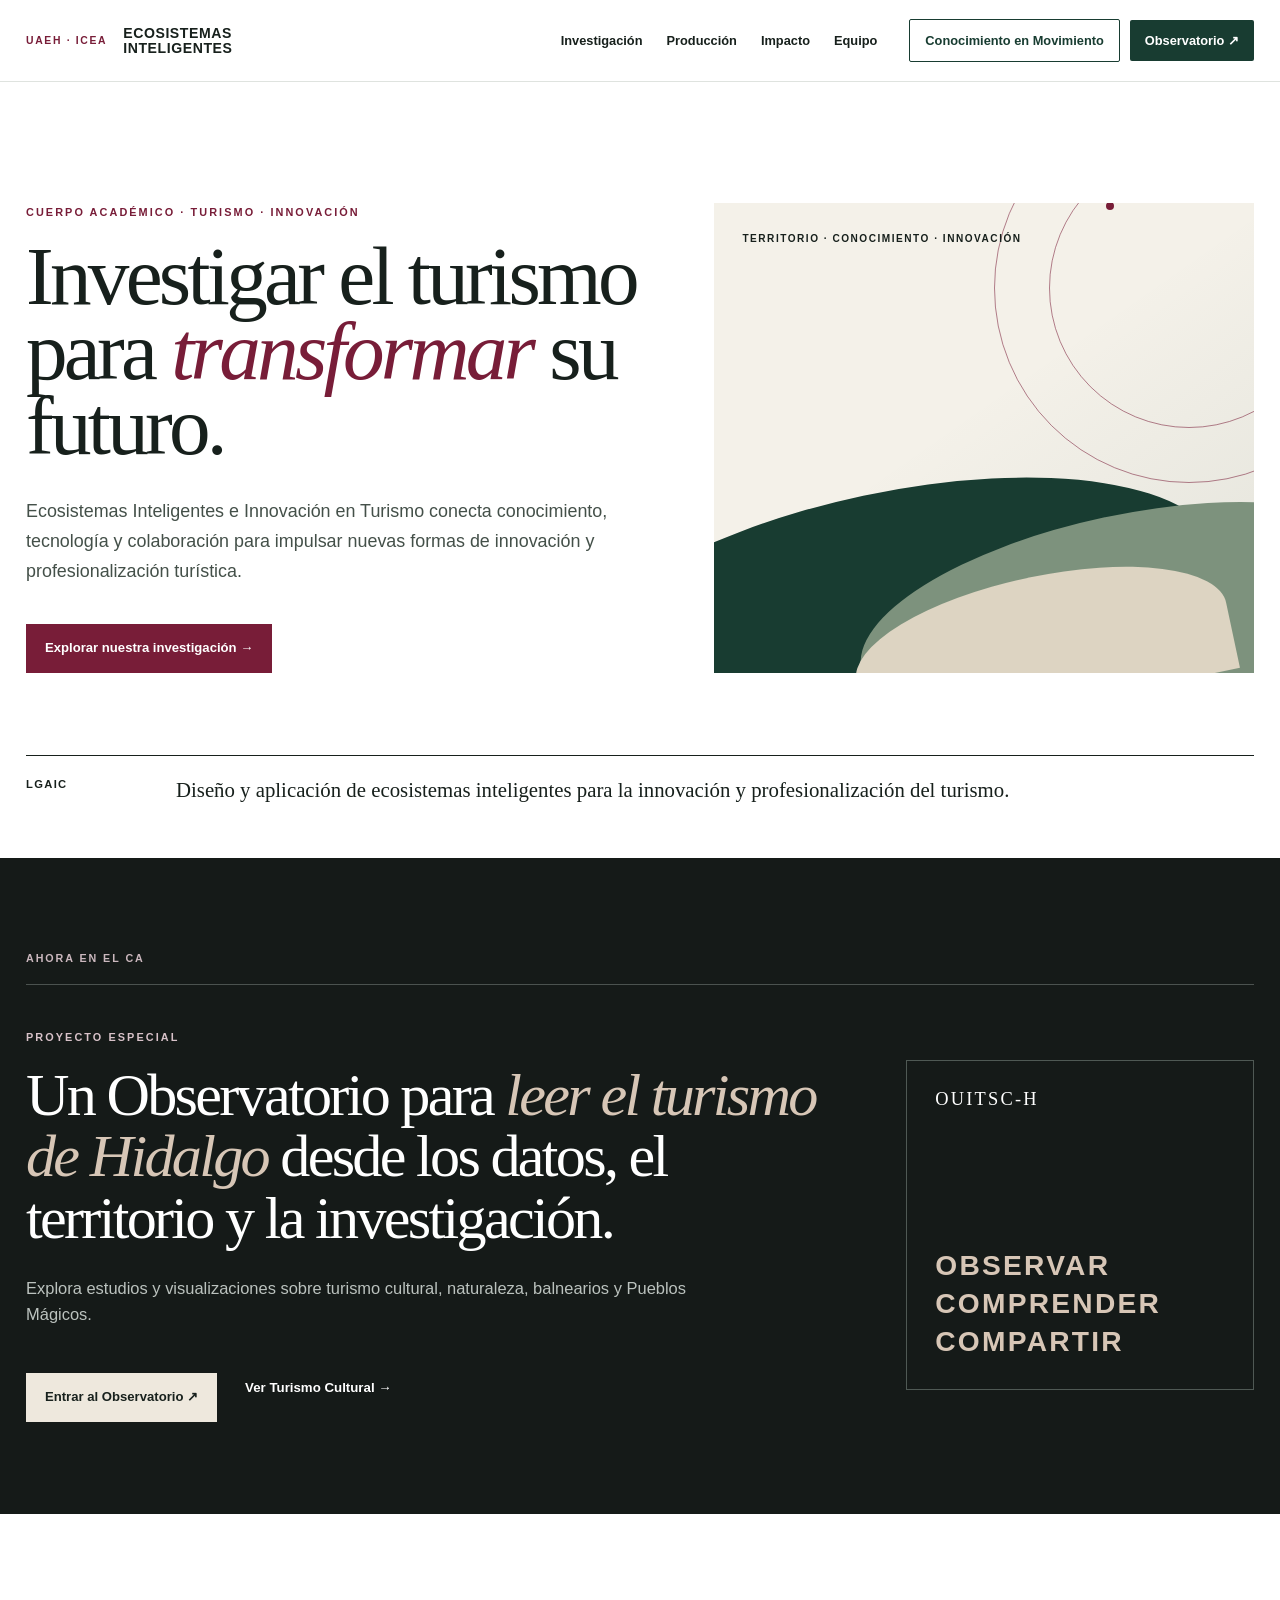
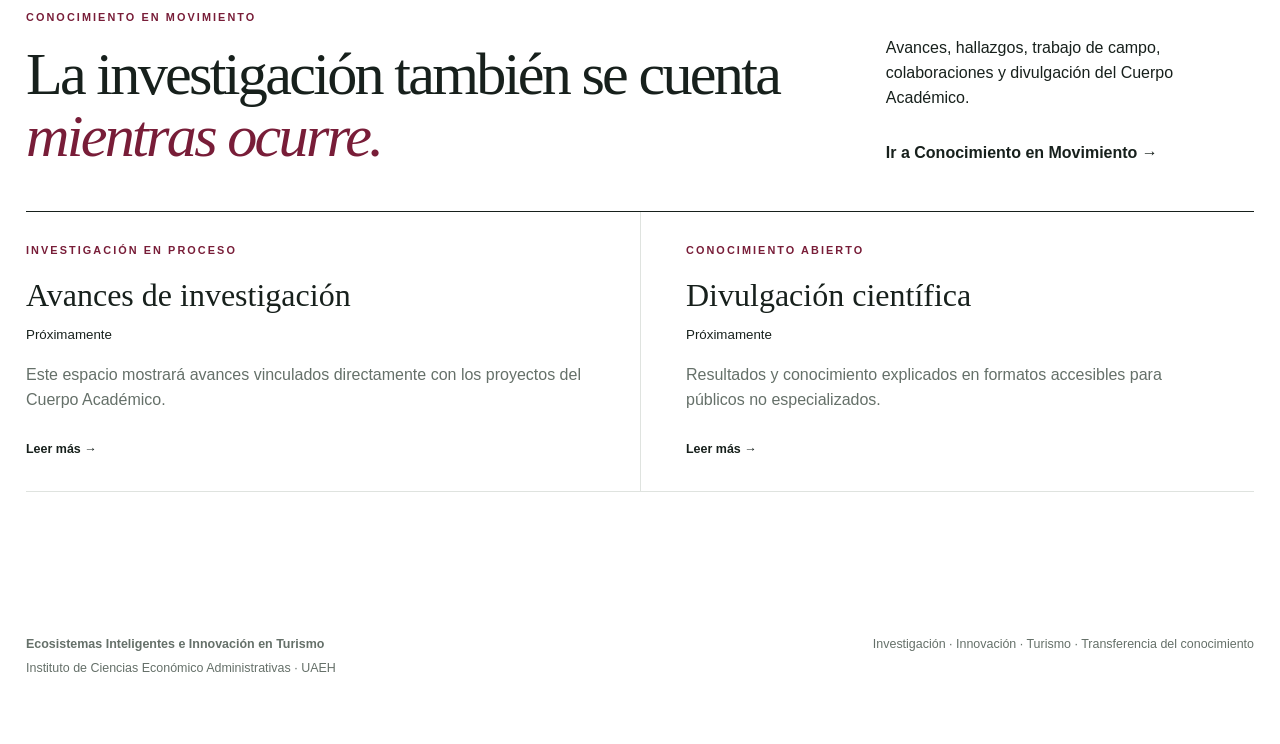
<file: index.html>
<!doctype html><html lang="es"><head><meta charset="utf-8"><meta name="viewport" content="width=device-width,initial-scale=1"><meta name="description" content="Portal del Cuerpo Académico Ecosistemas Inteligentes e Innovación en Turismo, UAEH-ICEA."><title>Ecosistemas Inteligentes e Innovación en Turismo | ICEA UAEH</title><link rel="stylesheet" href="styles.css"></head><body>
<header class="site-header"><a class="brand" href="index.html"><span>UAEH · ICEA</span><strong>ECOSISTEMAS<br>INTELIGENTES</strong></a><button class="menu" aria-label="Abrir menú" aria-expanded="false">Menú</button><nav id="nav"><a href="investigacion.html">Investigación</a><a href="produccion.html">Producción</a><a href="impacto.html">Impacto</a><a href="equipo.html">Equipo</a><div class="nav-actions"><a class="nav-blog" href="conocimiento-en-movimiento.html">Conocimiento en Movimiento</a><a class="nav-observatory" href="observatorio/index.html">Observatorio ↗</a></div></nav></header>
<main>
<section class="hero home-hero"><div class="hero-copy"><div class="eyebrow">Cuerpo Académico · Turismo · Innovación</div><h1>Investigar el turismo para <em>transformar</em> su futuro.</h1><p class="lead">Ecosistemas Inteligentes e Innovación en Turismo conecta conocimiento, tecnología y colaboración para impulsar nuevas formas de innovación y profesionalización turística.</p><div class="hero-actions"><a class="button" href="investigacion.html">Explorar nuestra investigación →</a></div></div><div class="hero-art" aria-hidden="true"><div class="terrain t1"></div><div class="terrain t2"></div><div class="terrain t3"></div><div class="signal s1"></div><div class="signal s2"></div><div class="art-caption">TERRITORIO · CONOCIMIENTO · INNOVACIÓN</div></div><div class="lgaic-band"><span>LGAIC</span><p>Diseño y aplicación de ecosistemas inteligentes para la innovación y profesionalización del turismo.</p></div></section>

<section class="home-now"><div class="now-kicker">Ahora en el CA</div><div class="now-grid"><div><div class="eyebrow light">Proyecto especial</div><h2>Un Observatorio para <em>leer el turismo de Hidalgo</em> desde los datos, el territorio y la investigación.</h2><p>Explora estudios y visualizaciones sobre turismo cultural, naturaleza, balnearios y Pueblos Mágicos.</p><div class="now-actions"><a class="button pale" href="observatorio/index.html">Entrar al Observatorio ↗</a><a class="text-link light-link" href="observatorio/turismo-cultural.html">Ver Turismo Cultural →</a></div></div><div class="observatory-mark" aria-hidden="true"><span>OUITSC-H</span><b>OBSERVAR<br>COMPRENDER<br>COMPARTIR</b></div></div></section>

<section class="section home-stories"><div class="section-intro compact"><div><div class="eyebrow">Conocimiento en Movimiento</div><h2>La investigación también se cuenta <em>mientras ocurre.</em></h2></div><div><p>Avances, hallazgos, trabajo de campo, colaboraciones y divulgación del Cuerpo Académico.</p><a class="arrow-link" href="conocimiento-en-movimiento.html">Ir a Conocimiento en Movimiento →</a></div></div><div id="blog-list" class="story-list home-story-list"></div></section>
</main>
<footer><div><b>Ecosistemas Inteligentes e Innovación en Turismo</b><span>Instituto de Ciencias Económico Administrativas · UAEH</span></div><div>Investigación · Innovación · Turismo · Transferencia del conocimiento</div></footer>
<script src="data.js"></script><script>const d=window.PORTAL_DATA;document.querySelector('#blog-list').innerHTML=d.blog.slice(0,3).map(x=>`<article class="feature"><div class="eyebrow">${x.category}</div><h3>${x.title}</h3><small>${x.date}</small><p>${x.summary}</p><a href="conocimiento-en-movimiento.html">Leer más →</a></article>`).join('');const m=document.querySelector('.menu'),n=document.querySelector('#nav');m.onclick=()=>{n.classList.toggle('open');m.setAttribute('aria-expanded',n.classList.contains('open'))};</script></body></html>
</file>
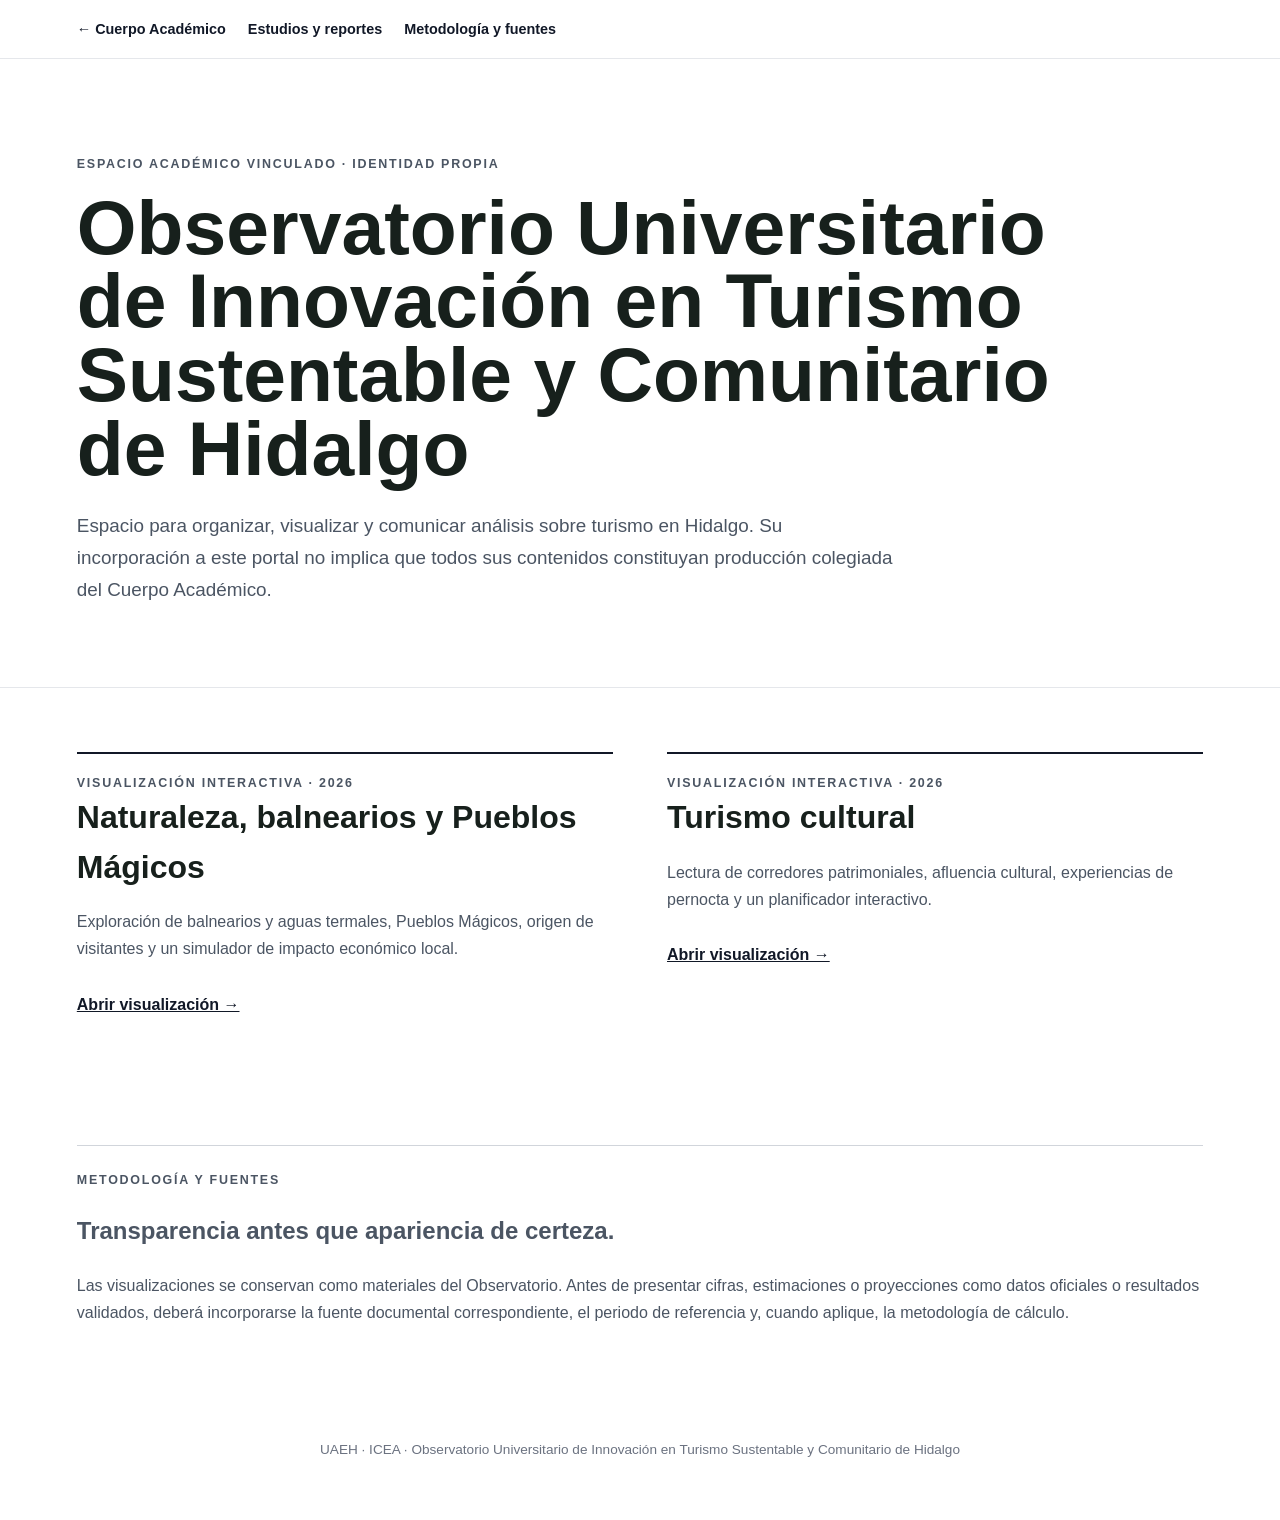
<file: observatorio/index.html>
<!DOCTYPE html><html lang="es"><head><meta charset="UTF-8"><meta name="viewport" content="width=device-width,initial-scale=1"><title>Observatorio | Turismo Sustentable y Comunitario de Hidalgo</title><link rel="stylesheet" href="../styles.css"><style>
.obs-hero{padding:96px 6vw 62px;border-bottom:1px solid #e5e7eb}.obs-wrap{max-width:1180px;margin:auto}.obs-kicker{font-size:.78rem;letter-spacing:.14em;text-transform:uppercase;font-weight:700;color:#4b5563}.obs-hero h1{font-size:clamp(2.5rem,6vw,5.5rem);line-height:.96;margin:16px 0 24px;max-width:1000px}.obs-intro{font-size:1.18rem;line-height:1.7;max-width:820px;color:#4b5563}.obs-nav{display:flex;gap:22px;flex-wrap:wrap;padding:18px 6vw;border-bottom:1px solid #e5e7eb;background:#fff;position:sticky;top:0;z-index:10}.obs-nav a{text-decoration:none;color:#111827;font-size:.9rem}.obs-section{padding:64px 6vw}.obs-grid{max-width:1180px;margin:auto;display:grid;grid-template-columns:1fr 1fr;gap:54px}.obs-item{border-top:2px solid #111827;padding-top:20px}.obs-item h2{font-size:2rem;margin:0 0 12px}.obs-item p{color:#4b5563;line-height:1.7}.obs-item a{display:inline-block;margin-top:14px;font-weight:700;color:#111827}.obs-note{max-width:1180px;margin:auto;border-top:1px solid #d1d5db;padding-top:24px;color:#4b5563;line-height:1.7}.back{font-weight:700}.obs-footer{padding:32px 6vw 60px;color:#6b7280;font-size:.85rem}@media(max-width:760px){.obs-grid{grid-template-columns:1fr}.obs-hero{padding-top:64px}}
</style></head><body><nav class="obs-nav"><a class="back" href="../index.html">← Cuerpo Académico</a><a href="#estudios">Estudios y reportes</a><a href="#metodologia">Metodología y fuentes</a></nav><header class="obs-hero"><div class="obs-wrap"><div class="obs-kicker">Espacio académico vinculado · identidad propia</div><h1>Observatorio Universitario de Innovación en Turismo Sustentable y Comunitario de Hidalgo</h1><p class="obs-intro">Espacio para organizar, visualizar y comunicar análisis sobre turismo en Hidalgo. Su incorporación a este portal no implica que todos sus contenidos constituyan producción colegiada del Cuerpo Académico.</p></div></header><main><section class="obs-section" id="estudios"><div class="obs-grid"><article class="obs-item"><div class="obs-kicker">Visualización interactiva · 2026</div><h2>Naturaleza, balnearios y Pueblos Mágicos</h2><p>Exploración de balnearios y aguas termales, Pueblos Mágicos, origen de visitantes y un simulador de impacto económico local.</p><a href="naturaleza-balnearios-pueblos-magicos.html">Abrir visualización →</a></article><article class="obs-item"><div class="obs-kicker">Visualización interactiva · 2026</div><h2>Turismo cultural</h2><p>Lectura de corredores patrimoniales, afluencia cultural, experiencias de pernocta y un planificador interactivo.</p><a href="turismo-cultural.html">Abrir visualización →</a></article></div></section><section class="obs-section" id="metodologia"><div class="obs-note"><div class="obs-kicker">Metodología y fuentes</div><h2>Transparencia antes que apariencia de certeza.</h2><p>Las visualizaciones se conservan como materiales del Observatorio. Antes de presentar cifras, estimaciones o proyecciones como datos oficiales o resultados validados, deberá incorporarse la fuente documental correspondiente, el periodo de referencia y, cuando aplique, la metodología de cálculo.</p></div></section></main><footer class="obs-footer"><div class="obs-wrap">UAEH · ICEA · Observatorio Universitario de Innovación en Turismo Sustentable y Comunitario de Hidalgo</div></footer></body></html>
</file>
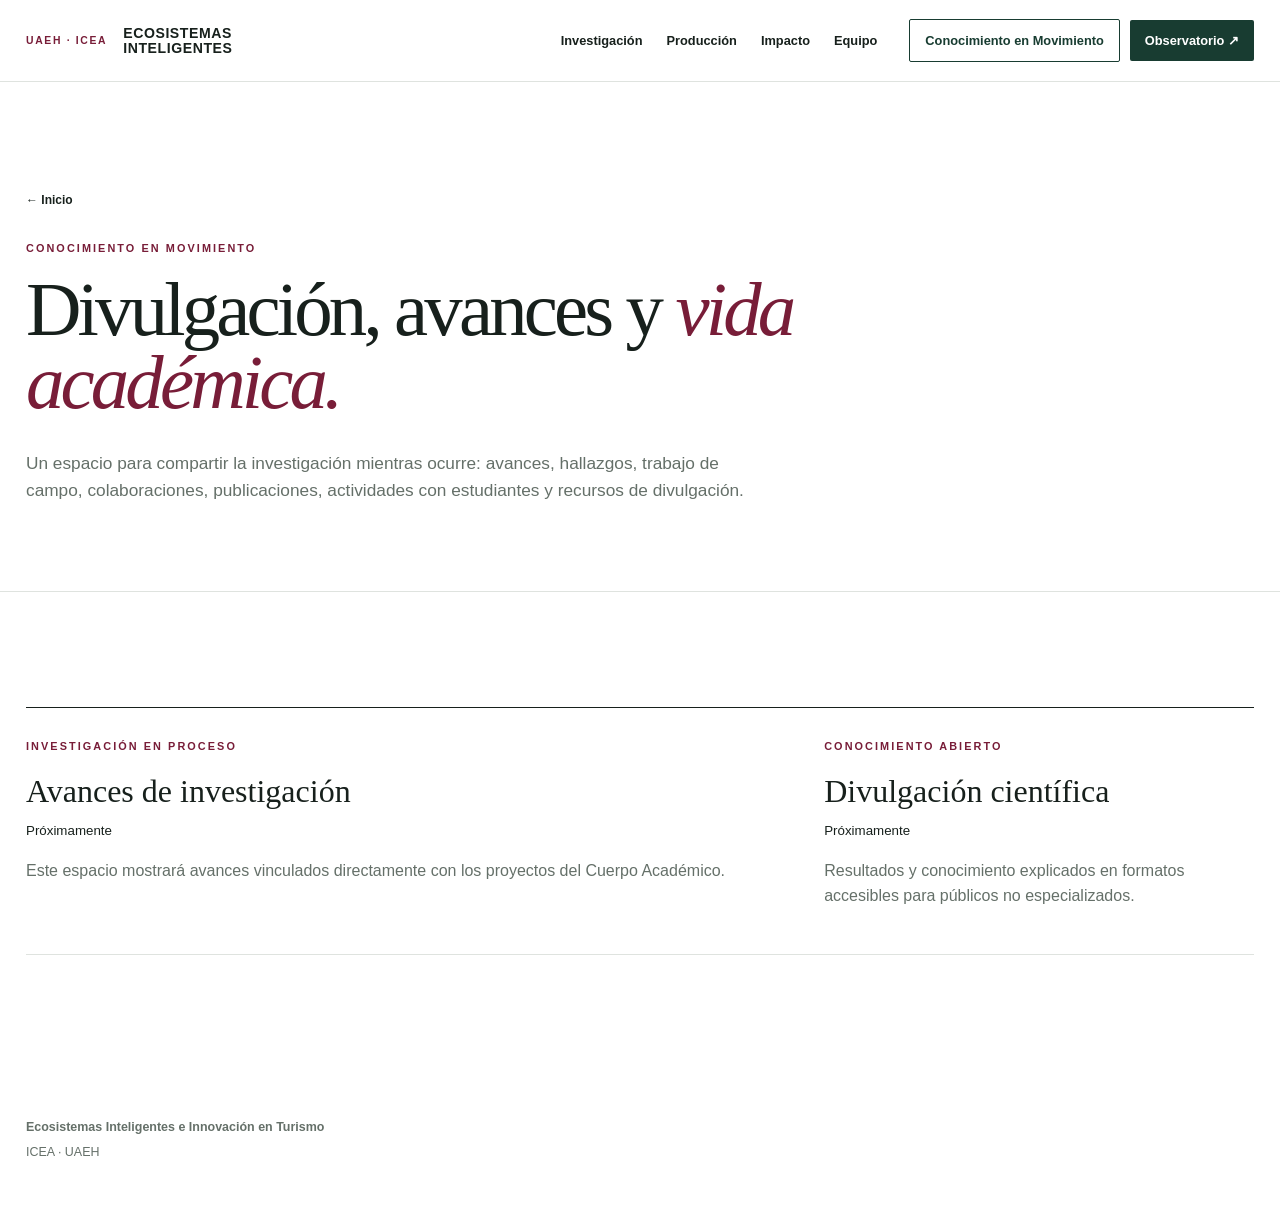
<file: conocimiento-en-movimiento.html>
<!doctype html><html lang="es"><head><meta charset="utf-8"><meta name="viewport" content="width=device-width,initial-scale=1"><meta name="description" content="Conocimiento en Movimiento: divulgación, avances y vida académica del Cuerpo Académico."><title>Conocimiento en Movimiento | Ecosistemas Inteligentes</title><link rel="stylesheet" href="styles.css"></head><body><header class="site-header"><a class="brand" href="index.html"><span>UAEH · ICEA</span><strong>ECOSISTEMAS<br>INTELIGENTES</strong></a><nav><a href="investigacion.html">Investigación</a><a href="produccion.html">Producción</a><a href="impacto.html">Impacto</a><a href="equipo.html">Equipo</a><div class="nav-actions"><a class="nav-blog" href="conocimiento-en-movimiento.html">Conocimiento en Movimiento</a><a class="nav-observatory" href="observatorio/index.html">Observatorio ↗</a></div></nav></header><main><section class="page-hero"><a class="back-home" href="index.html">← Inicio</a><div class="eyebrow">Conocimiento en Movimiento</div><h1>Divulgación, avances y <em>vida académica.</em></h1><p>Un espacio para compartir la investigación mientras ocurre: avances, hallazgos, trabajo de campo, colaboraciones, publicaciones, actividades con estudiantes y recursos de divulgación.</p></section><section class="section"><div id="blog-list" class="story-list"></div></section></main><footer><div><b>Ecosistemas Inteligentes e Innovación en Turismo</b><span>ICEA · UAEH</span></div></footer><script src="data.js"></script><script>const d=window.PORTAL_DATA;document.querySelector('#blog-list').innerHTML=d.blog.map(x=>`<article class="feature"><div class="eyebrow">${x.category}</div><h3>${x.title}</h3><small>${x.date}</small><p>${x.summary}</p></article>`).join('')</script></body></html>
</file>
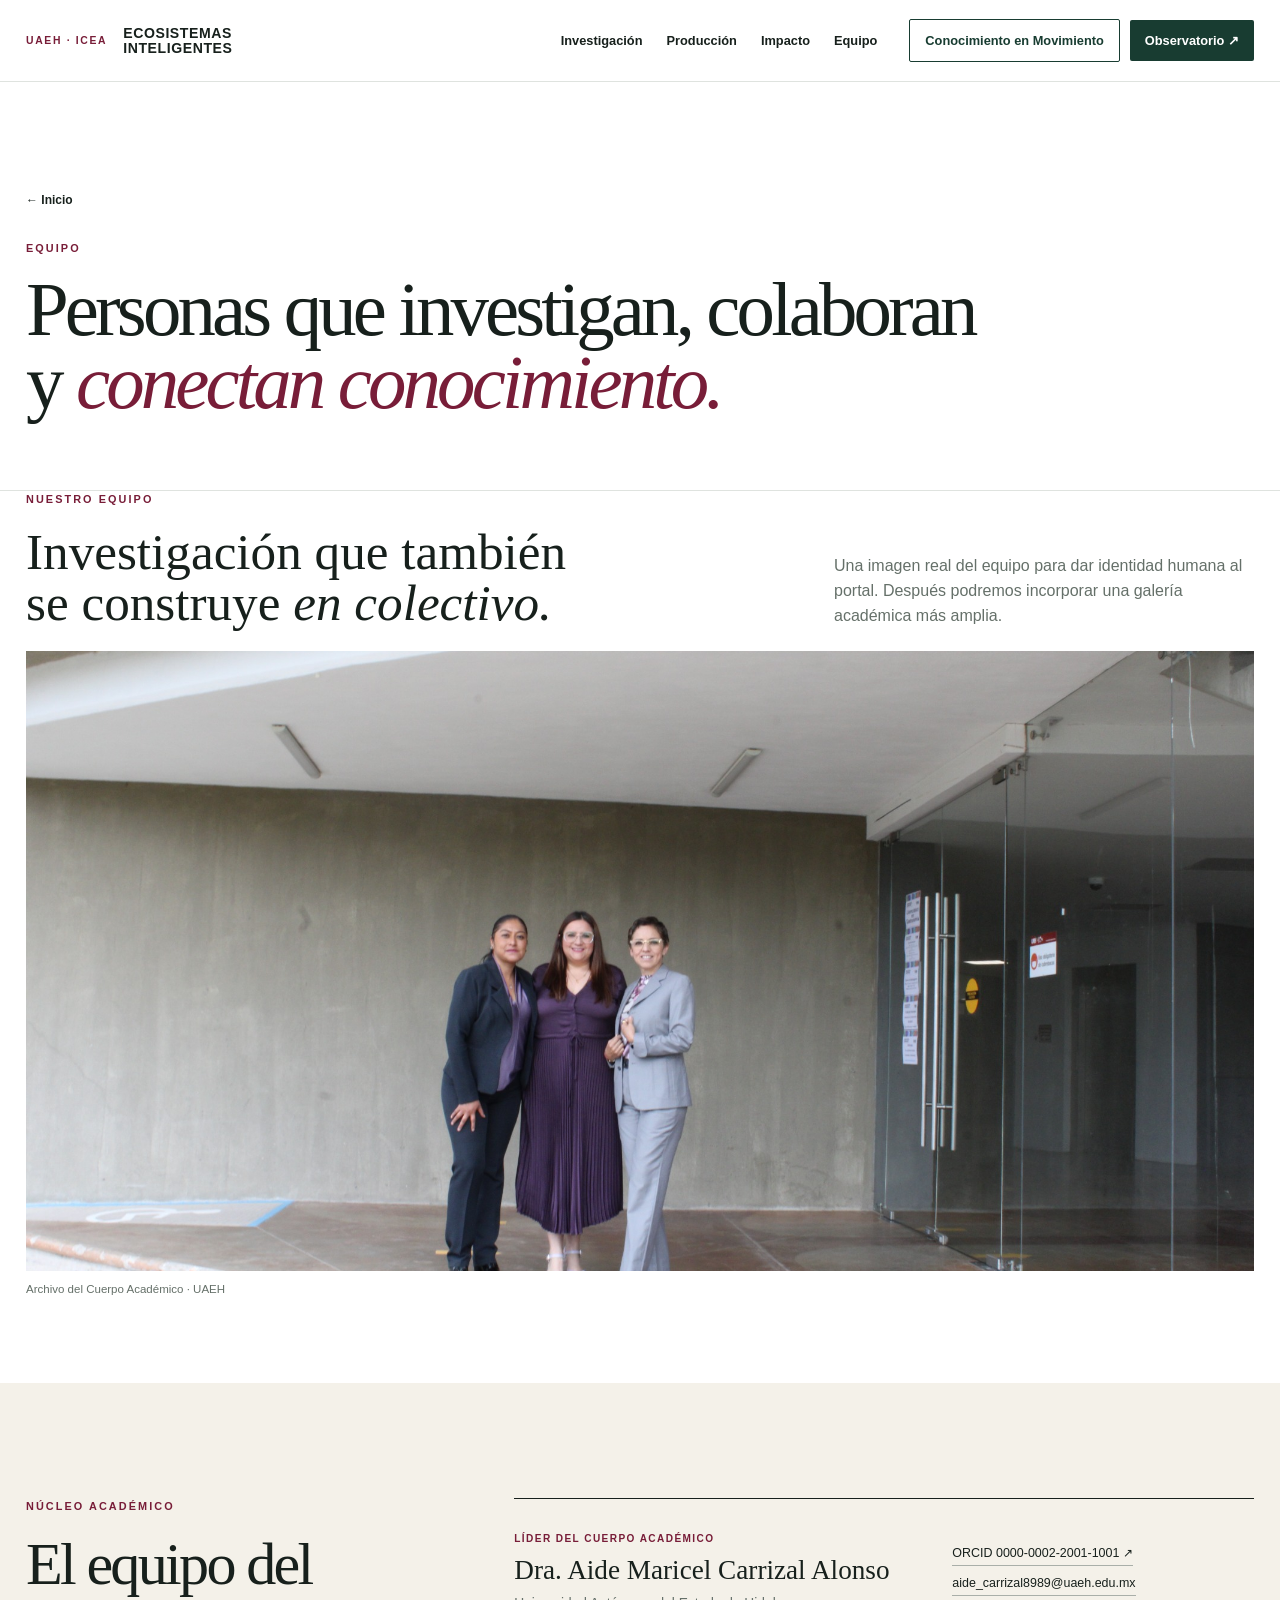
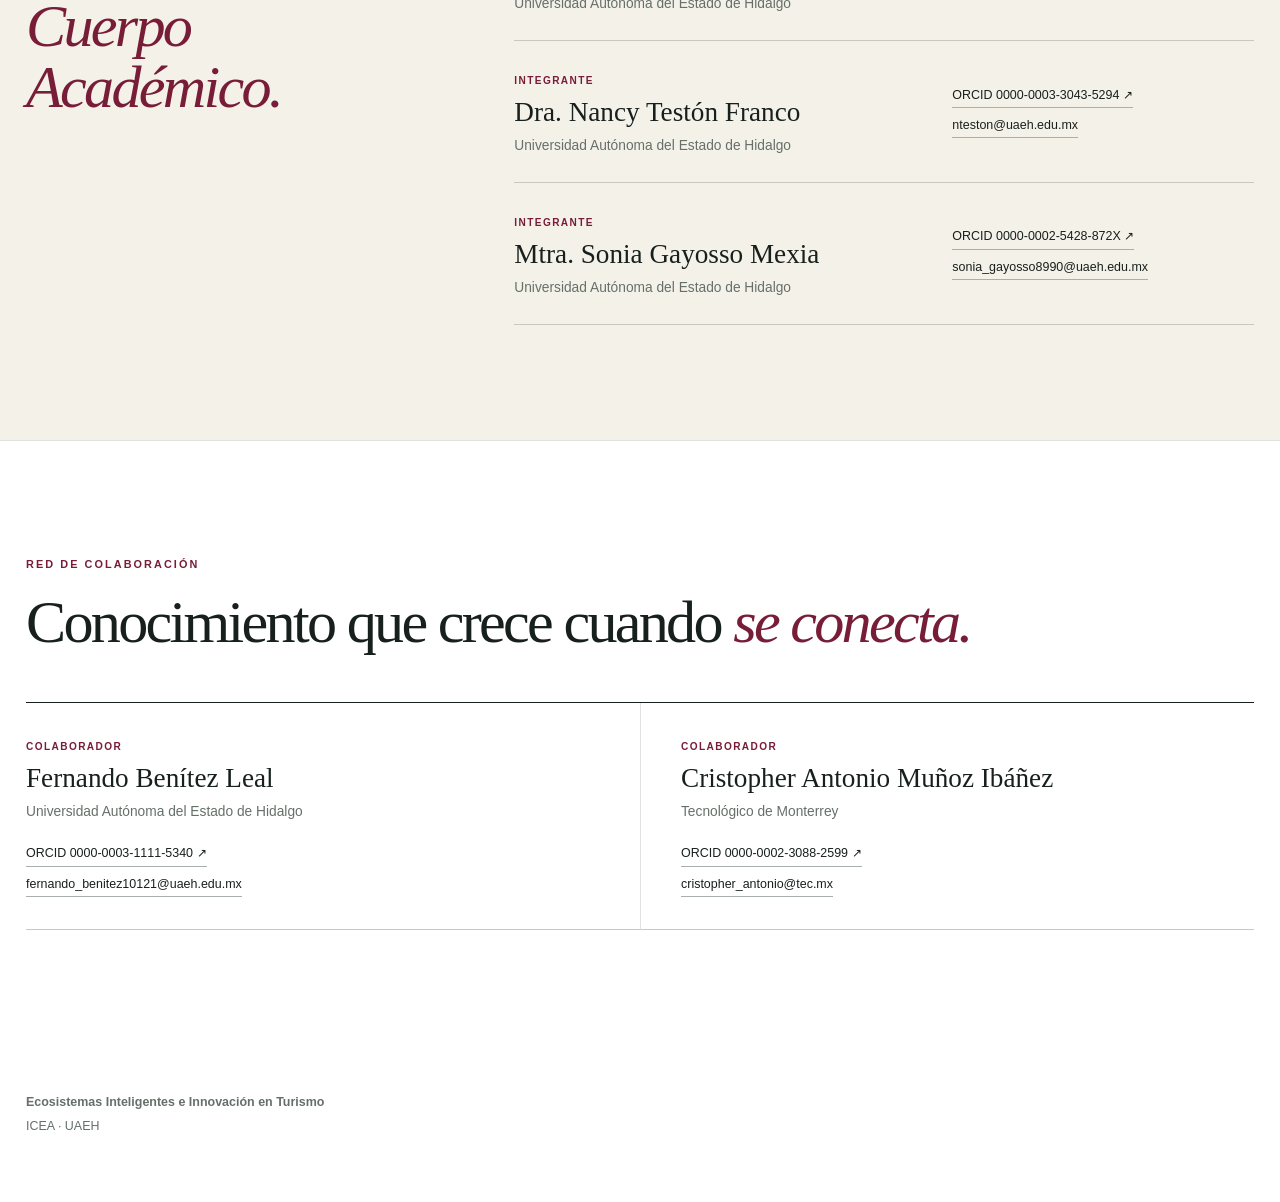
<file: equipo.html>
<!doctype html><html lang="es"><head><meta charset="utf-8"><meta name="viewport" content="width=device-width,initial-scale=1"><title>Equipo | Ecosistemas Inteligentes</title><link rel="stylesheet" href="styles.css"></head><body><header class="site-header"><a class="brand" href="index.html"><span>UAEH · ICEA</span><strong>ECOSISTEMAS<br>INTELIGENTES</strong></a><nav><a href="investigacion.html">Investigación</a><a href="produccion.html">Producción</a><a href="impacto.html">Impacto</a><a href="equipo.html">Equipo</a><div class="nav-actions"><a class="nav-blog" href="conocimiento-en-movimiento.html">Conocimiento en Movimiento</a><a class="nav-observatory" href="observatorio/index.html">Observatorio ↗</a></div></nav></header><main><section class="page-hero"><a class="back-home" href="index.html">← Inicio</a><div class="eyebrow">Equipo</div><h1>Personas que investigan, colaboran y <em>conectan conocimiento.</em></h1></section><section class="team-photo"><div class="photo-intro"><div><div class="eyebrow">Nuestro equipo</div><h2>Investigación que también<br>se construye <em>en colectivo.</em></h2></div><p>Una imagen real del equipo para dar identidad humana al portal. Después podremos incorporar una galería académica más amplia.</p></div><figure><img src="assets/equipo-ca.jpg" alt="Integrantes del Cuerpo Académico Ecosistemas Inteligentes e Innovación en Turismo"><figcaption>Archivo del Cuerpo Académico · UAEH</figcaption></figure></section><section class="section team"><div><div class="eyebrow">Núcleo académico</div><h2>El equipo del <em>Cuerpo Académico.</em></h2></div><div id="member-list" class="people"></div></section><section class="section collaborators"><div class="eyebrow">Red de colaboración</div><h2>Conocimiento que crece cuando <em>se conecta.</em></h2><div id="collaborator-list" class="collab-list" style="margin-top:50px"></div></section></main><footer><div><b>Ecosistemas Inteligentes e Innovación en Turismo</b><span>ICEA · UAEH</span></div></footer><script src="data.js"></script><script>const d=window.PORTAL_DATA;const p=x=>`<article class="person"><div><span class="person-role">${x.role}</span><h3>${x.name}</h3><p class="institution">${x.institution}</p></div><div class="person-links"><a href="https://orcid.org/${x.orcid}" target="_blank" rel="noopener">ORCID ${x.orcid} ↗</a><a href="mailto:${x.email}">${x.email}</a></div></article>`;document.querySelector('#member-list').innerHTML=d.members.map(p).join('');document.querySelector('#collaborator-list').innerHTML=d.collaborators.map(p).join('')</script></body></html>
</file>
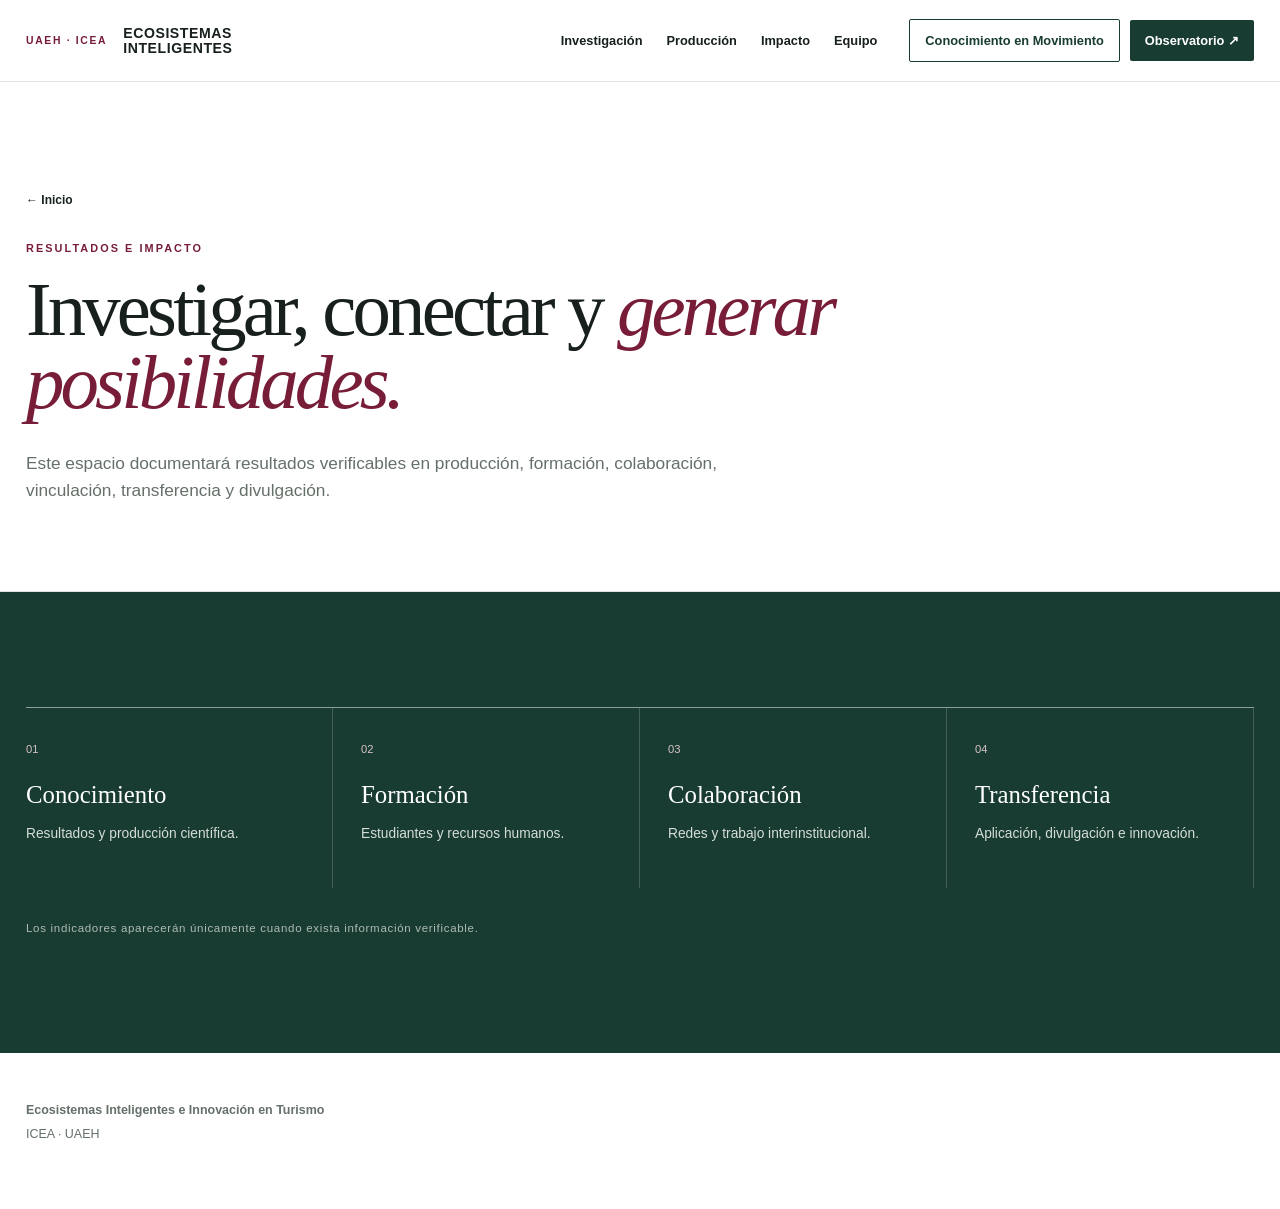
<file: impacto.html>
<!doctype html><html lang="es"><head><meta charset="utf-8"><meta name="viewport" content="width=device-width,initial-scale=1"><title>Resultados e impacto | Ecosistemas Inteligentes</title><link rel="stylesheet" href="styles.css"></head><body><header class="site-header"><a class="brand" href="index.html"><span>UAEH · ICEA</span><strong>ECOSISTEMAS<br>INTELIGENTES</strong></a><nav><a href="investigacion.html">Investigación</a><a href="produccion.html">Producción</a><a href="impacto.html">Impacto</a><a href="equipo.html">Equipo</a><div class="nav-actions"><a class="nav-blog" href="conocimiento-en-movimiento.html">Conocimiento en Movimiento</a><a class="nav-observatory" href="observatorio/index.html">Observatorio ↗</a></div></nav></header><main><section class="page-hero"><a class="back-home" href="index.html">← Inicio</a><div class="eyebrow">Resultados e impacto</div><h1>Investigar, conectar y <em>generar posibilidades.</em></h1><p>Este espacio documentará resultados verificables en producción, formación, colaboración, vinculación, transferencia y divulgación.</p></section><section class="section impact"><div class="impact-track" style="margin-top:0"><article><span>01</span><h3>Conocimiento</h3><p>Resultados y producción científica.</p></article><article><span>02</span><h3>Formación</h3><p>Estudiantes y recursos humanos.</p></article><article><span>03</span><h3>Colaboración</h3><p>Redes y trabajo interinstitucional.</p></article><article><span>04</span><h3>Transferencia</h3><p>Aplicación, divulgación e innovación.</p></article></div><div class="impact-note">Los indicadores aparecerán únicamente cuando exista información verificable.</div></section></main><footer><div><b>Ecosistemas Inteligentes e Innovación en Turismo</b><span>ICEA · UAEH</span></div></footer></body></html>
</file>
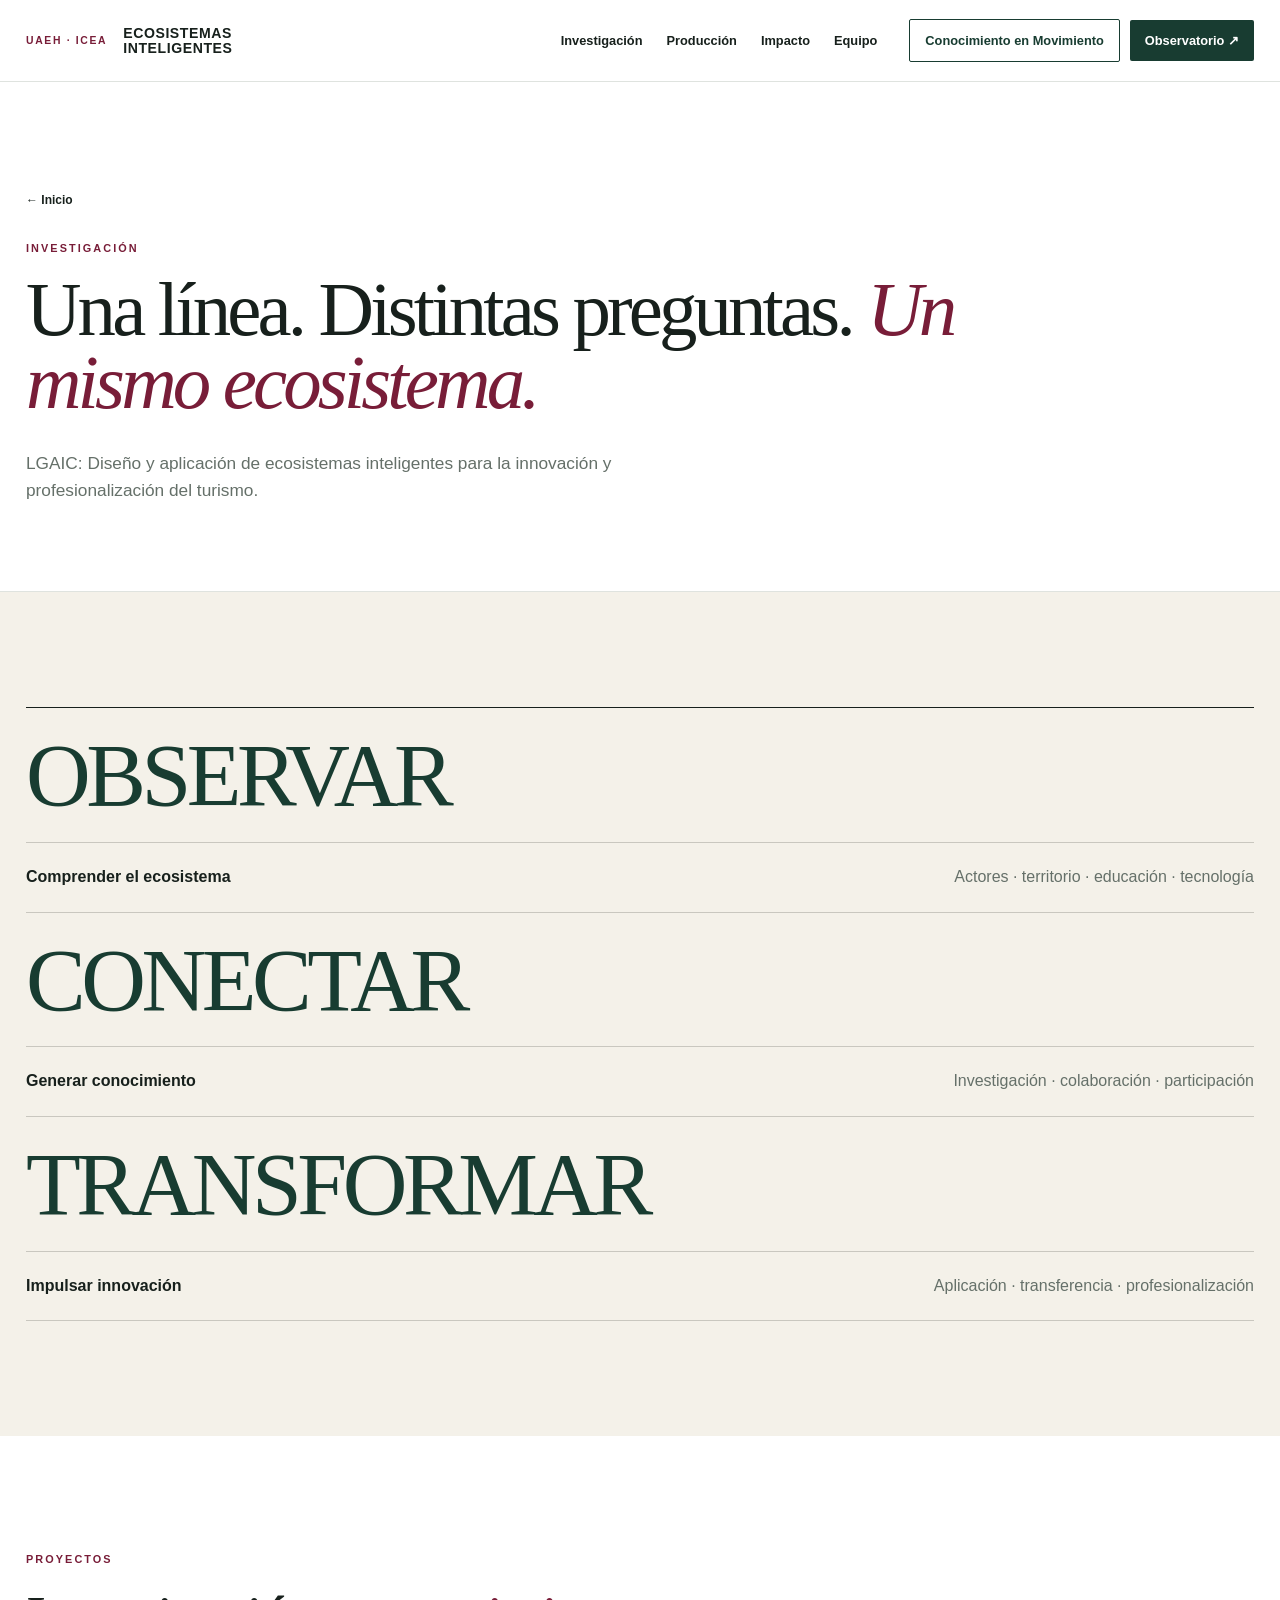
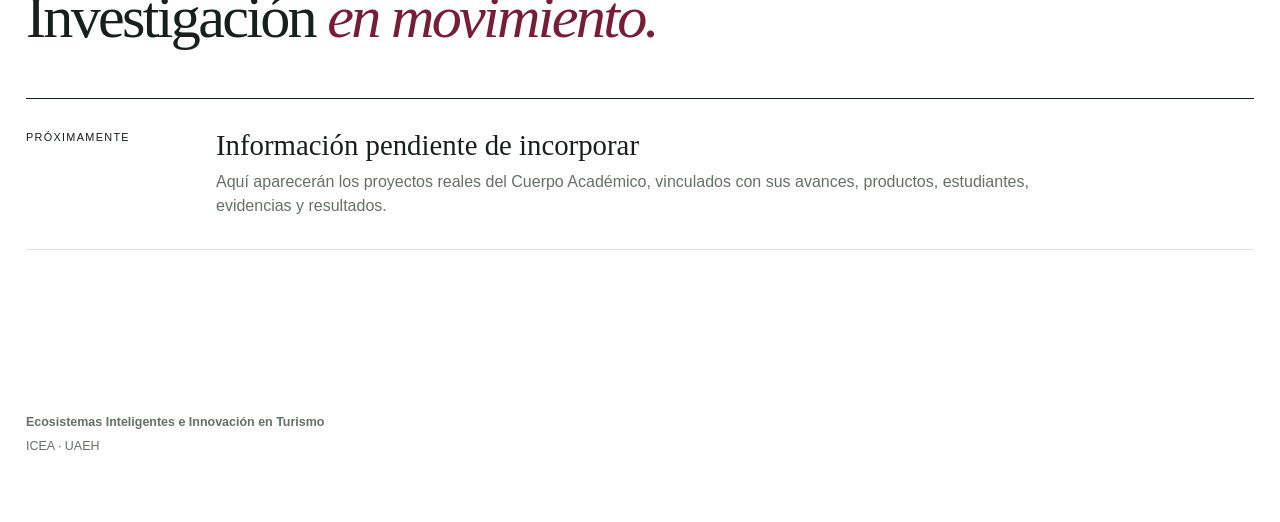
<file: investigacion.html>
<!doctype html><html lang="es"><head><meta charset="utf-8"><meta name="viewport" content="width=device-width,initial-scale=1"><title>Investigación | Ecosistemas Inteligentes</title><link rel="stylesheet" href="styles.css"></head><body><header class="site-header"><a class="brand" href="index.html"><span>UAEH · ICEA</span><strong>ECOSISTEMAS<br>INTELIGENTES</strong></a><nav><a href="investigacion.html">Investigación</a><a href="produccion.html">Producción</a><a href="impacto.html">Impacto</a><a href="equipo.html">Equipo</a><div class="nav-actions"><a class="nav-blog" href="conocimiento-en-movimiento.html">Conocimiento en Movimiento</a><a class="nav-observatory" href="observatorio/index.html">Observatorio ↗</a></div></nav></header><main><section class="page-hero"><a class="back-home" href="index.html">← Inicio</a><div class="eyebrow">Investigación</div><h1>Una línea. Distintas preguntas. <em>Un mismo ecosistema.</em></h1><p>LGAIC: Diseño y aplicación de ecosistemas inteligentes para la innovación y profesionalización del turismo.</p></section><section class="section research"><div class="research-flow"><div class="flow-word">OBSERVAR</div><div class="flow-copy"><b>Comprender el ecosistema</b><span>Actores · territorio · educación · tecnología</span></div><div class="flow-word">CONECTAR</div><div class="flow-copy"><b>Generar conocimiento</b><span>Investigación · colaboración · participación</span></div><div class="flow-word">TRANSFORMAR</div><div class="flow-copy"><b>Impulsar innovación</b><span>Aplicación · transferencia · profesionalización</span></div></div></section><section class="section projects"><div class="eyebrow">Proyectos</div><h2>Investigación <em>en movimiento.</em></h2><div id="project-list" class="project-list" style="margin-top:50px"></div></section></main><footer><div><b>Ecosistemas Inteligentes e Innovación en Turismo</b><span>ICEA · UAEH</span></div></footer><script src="data.js"></script><script>const d=window.PORTAL_DATA;document.querySelector('#project-list').innerHTML=d.projects.map(x=>`<article class="row"><div class="status">${x.status}<br>${x.period}</div><div><h3>${x.title}</h3><p>${x.summary}</p></div><span></span></article>`).join('')</script></body></html>
</file>
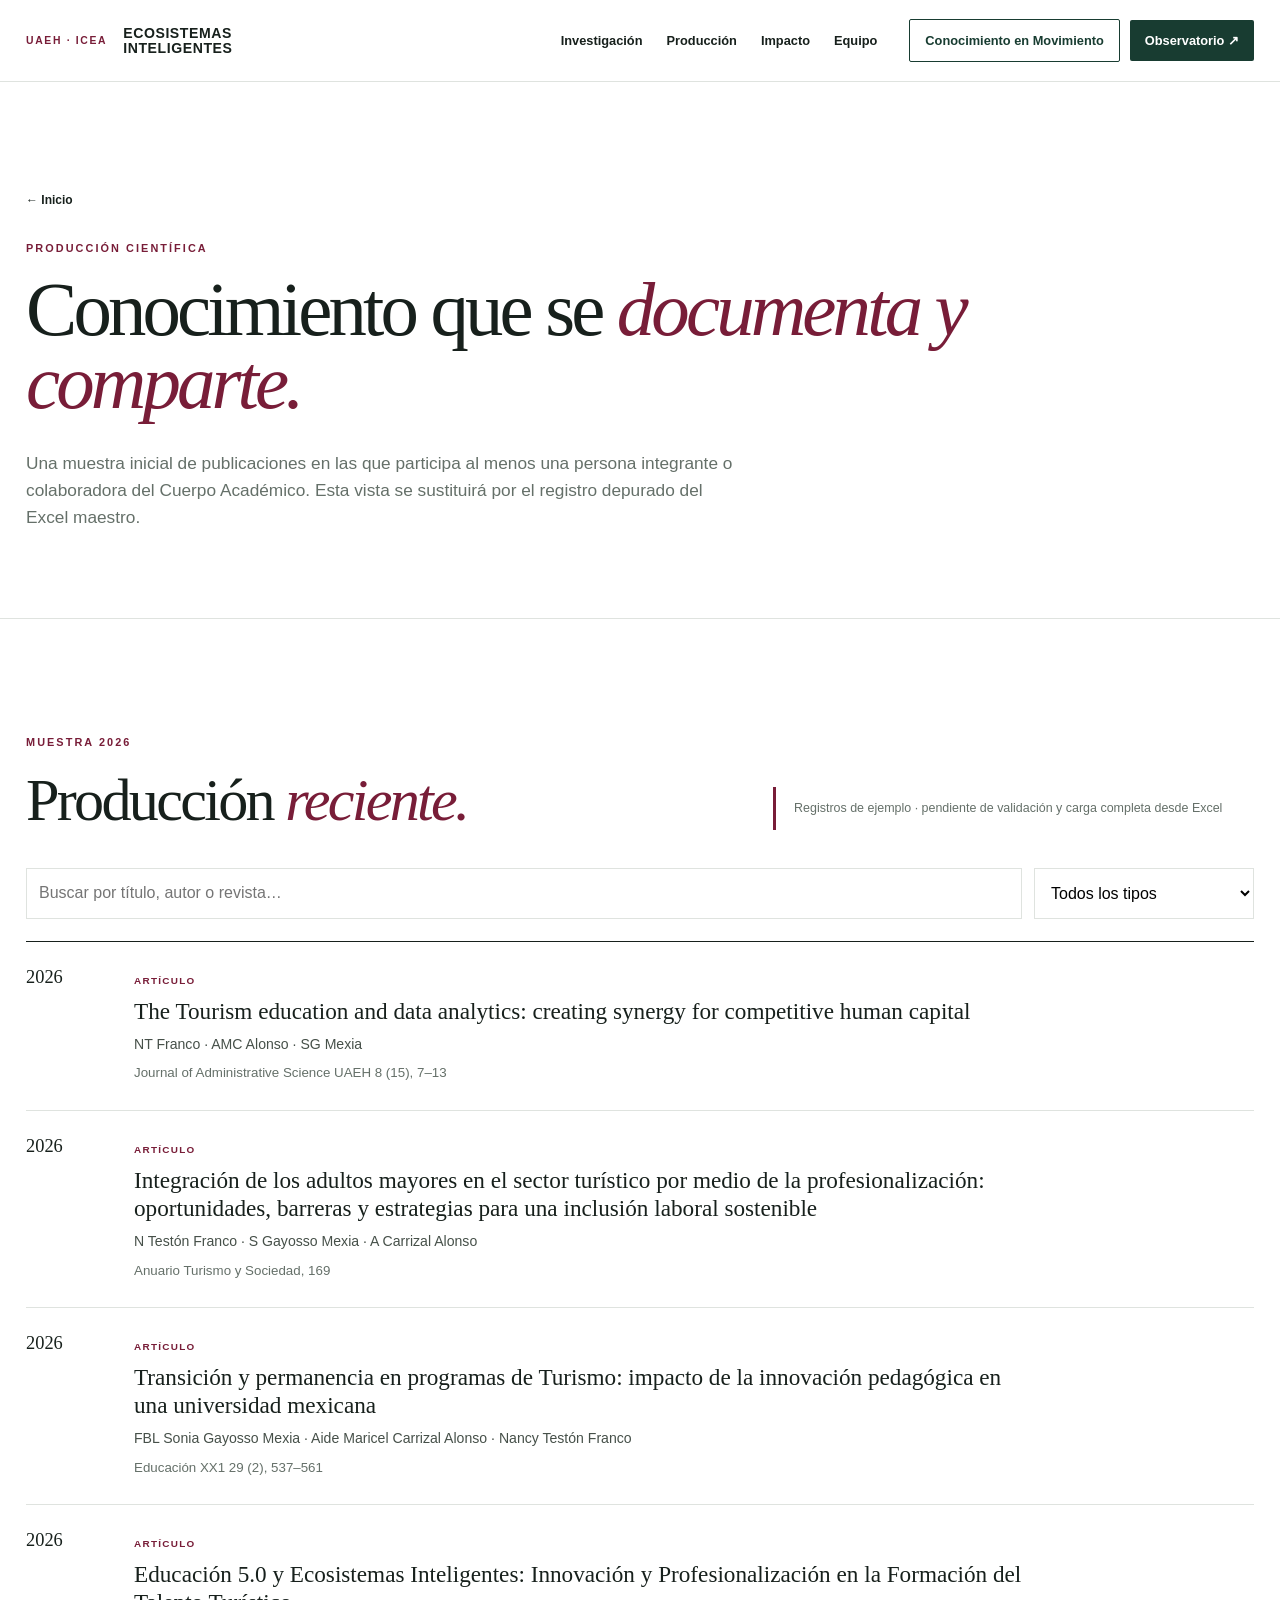
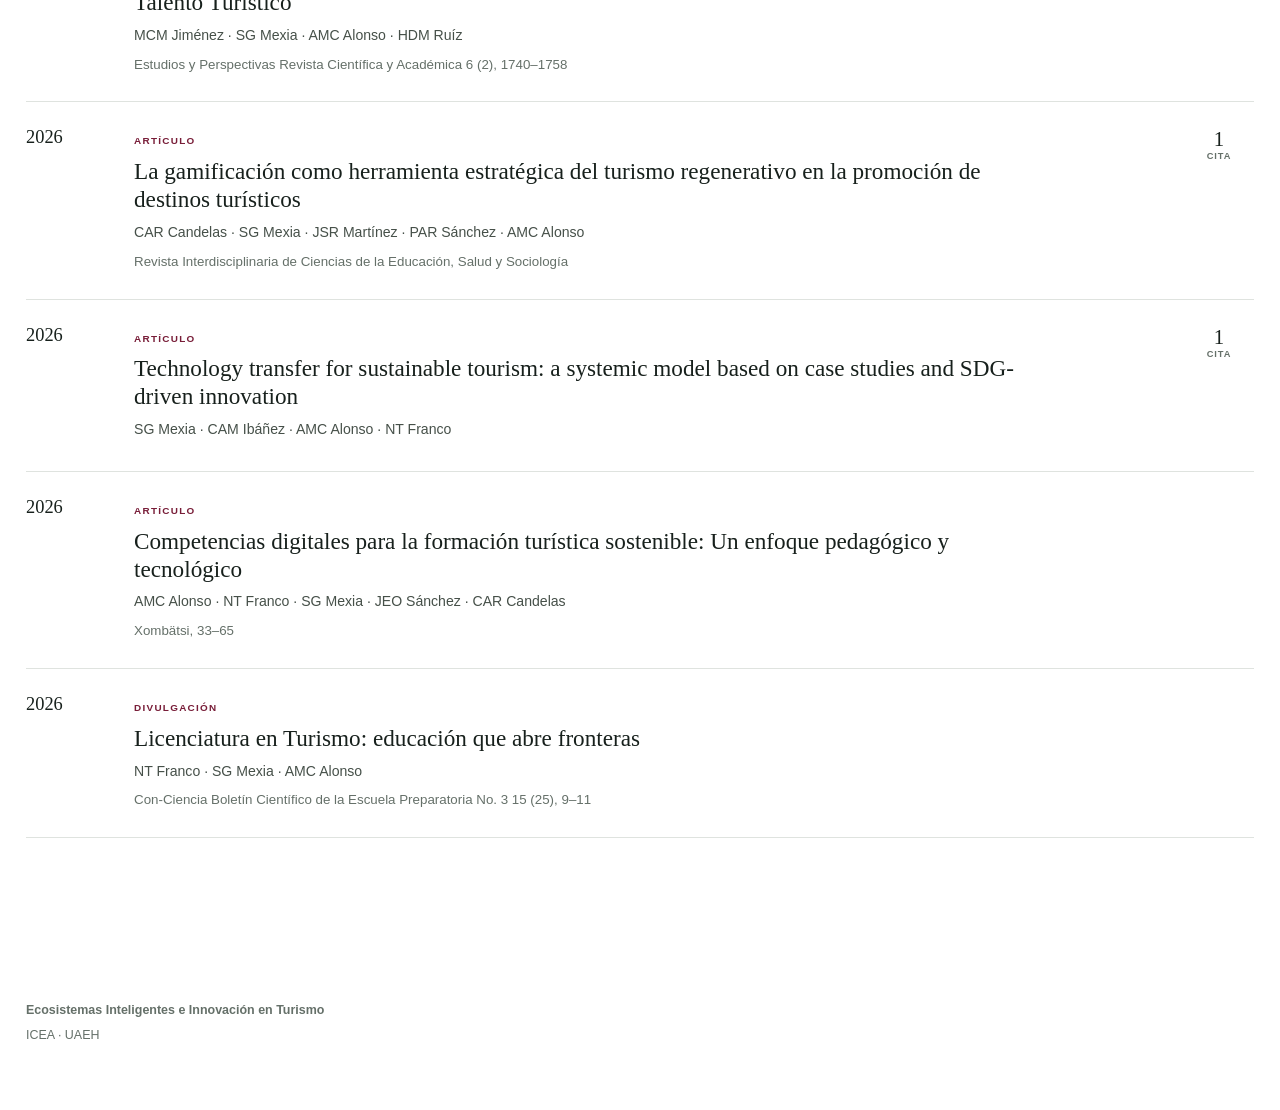
<file: produccion.html>
<!doctype html><html lang="es"><head><meta charset="utf-8"><meta name="viewport" content="width=device-width,initial-scale=1"><title>Producción científica | Ecosistemas Inteligentes</title><link rel="stylesheet" href="styles.css"></head><body><header class="site-header"><a class="brand" href="index.html"><span>UAEH · ICEA</span><strong>ECOSISTEMAS<br>INTELIGENTES</strong></a><nav><a href="investigacion.html">Investigación</a><a href="produccion.html">Producción</a><a href="impacto.html">Impacto</a><a href="equipo.html">Equipo</a><div class="nav-actions"><a class="nav-blog" href="conocimiento-en-movimiento.html">Conocimiento en Movimiento</a><a class="nav-observatory" href="observatorio/index.html">Observatorio ↗</a></div></nav></header><main><section class="page-hero"><a class="back-home" href="index.html">← Inicio</a><div class="eyebrow">Producción científica</div><h1>Conocimiento que se <em>documenta y comparte.</em></h1><p>Una muestra inicial de publicaciones en las que participa al menos una persona integrante o colaboradora del Cuerpo Académico. Esta vista se sustituirá por el registro depurado del Excel maestro.</p></section><section class="section production-demo"><div class="production-toolbar"><div><div class="eyebrow">Muestra 2026</div><h2>Producción <em>reciente.</em></h2></div><div class="production-note">Registros de ejemplo · pendiente de validación y carga completa desde Excel</div></div><div class="prod-filters"><input id="prod-search" type="search" placeholder="Buscar por título, autor o revista…" aria-label="Buscar producción"><select id="prod-type"><option value="">Todos los tipos</option><option>Artículo</option><option>Divulgación</option></select></div><div id="production-list" class="production-list"></div></section></main><footer><div><b>Ecosistemas Inteligentes e Innovación en Turismo</b><span>ICEA · UAEH</span></div></footer><script src="data.js"></script><script>
const all=window.PORTAL_DATA.products;const list=document.querySelector('#production-list');const search=document.querySelector('#prod-search');const type=document.querySelector('#prod-type');
function paint(){const q=search.value.toLowerCase().trim(),t=type.value;const rows=all.filter(x=>(!t||x.type===t)&&(!q||JSON.stringify(x).toLowerCase().includes(q)));list.innerHTML=rows.length?rows.map(x=>`<article class="prod-record"><div class="prod-year">${x.year}</div><div><span class="prod-type">${x.type}</span><h3>${x.title}</h3><p>${x.authors}</p><small>${x.source||''}</small></div>${x.cited?`<div class="prod-cited">${x.cited}<span>cita${x.cited==1?'':'s'}</span></div>`:'<div></div>'}</article>`).join(''):'<p class="pending">No se encontraron registros.</p>'}search.addEventListener('input',paint);type.addEventListener('change',paint);paint();
</script></body></html>
</file>
<file: styles.css>
:root{--ink:#17201c;--muted:#657069;--paper:#fff;--cream:#f4f1e9;--sand:#ddd4c2;--accent:#781d38;--forest:#183c31;--sage:#b9c9b9;--line:#dfe3df;--max:1280px}*{box-sizing:border-box}html{scroll-behavior:smooth}body{margin:0;background:var(--paper);color:var(--ink);font-family:Arial,Helvetica,sans-serif;line-height:1.55}a{color:inherit}.site-header{height:82px;position:sticky;top:0;z-index:30;background:rgba(255,255,255,.95);backdrop-filter:blur(12px);border-bottom:1px solid var(--line);display:flex;align-items:center;justify-content:space-between;padding:0 max(26px,calc((100vw - var(--max))/2))}.brand{text-decoration:none;display:flex;align-items:center;gap:16px;line-height:.9}.brand span{font-size:.65rem;letter-spacing:.16em;color:var(--accent);font-weight:800}.brand strong{font:700 .88rem/1.02 Arial;letter-spacing:.04em}.menu{display:none}nav{display:flex;align-items:center;gap:30px}nav a{text-decoration:none;font-size:.8rem;font-weight:700}nav a:hover{color:var(--accent)}.nav-feature{border-left:1px solid var(--line);padding-left:30px}.eyebrow{font-size:.68rem;letter-spacing:.19em;text-transform:uppercase;color:var(--accent);font-weight:800;margin-bottom:18px}.eyebrow.light{color:#d8c2c9}.hero{max-width:var(--max);margin:auto;min-height:calc(100vh - 82px);padding:70px 26px 44px;display:grid;grid-template-columns:1.08fr .92fr;grid-template-rows:1fr auto;gap:42px 55px;align-items:center}.hero-copy{padding:40px 0}.hero h1,.section h2,.observatory-teaser h2{font-family:Georgia,serif;font-weight:400;letter-spacing:-.045em}.hero h1{font-size:clamp(3.7rem,6.5vw,7rem);line-height:.9;margin:0 0 34px;max-width:760px}.hero h1 em,.section h2 em{font-weight:400;color:var(--accent)}.lead{font-size:1.12rem;line-height:1.65;max-width:670px;color:#445049}.hero-actions{display:flex;gap:28px;align-items:center;margin-top:38px}.button{display:inline-block;background:var(--accent);color:white;text-decoration:none;padding:14px 19px;font-size:.82rem;font-weight:800}.text-link{font-size:.83rem;text-decoration:none;font-weight:800}.text-link span{font-size:1.1rem;margin-left:5px}.hero-art{height:560px;background:var(--cream);position:relative;overflow:hidden;isolation:isolate}.hero-art:before{content:"";position:absolute;inset:0;background:linear-gradient(145deg,transparent 45%,rgba(24,60,49,.08));z-index:0}.terrain{position:absolute;border-radius:50% 50% 0 0;transform:rotate(-12deg);transform-origin:bottom}.t1{width:125%;height:55%;left:-25%;bottom:-16%;background:var(--forest)}.t2{width:100%;height:42%;right:-30%;bottom:-8%;background:#7d927d}.t3{width:70%;height:28%;right:2%;bottom:-7%;background:var(--sand)}.signal{position:absolute;border:1px solid rgba(120,29,56,.55);border-radius:50%}.s1{width:280px;height:280px;right:-75px;top:-55px}.s2{width:390px;height:390px;right:-130px;top:-110px}.signal:after{content:"";position:absolute;width:8px;height:8px;background:var(--accent);border-radius:50%;left:20%;top:19%}.art-caption{position:absolute;top:28px;left:28px;font-size:.63rem;letter-spacing:.15em;font-weight:800;z-index:2}.lgaic-band{grid-column:1/-1;display:grid;grid-template-columns:150px 1fr;border-top:1px solid var(--ink);padding-top:20px}.lgaic-band span{font-size:.7rem;font-weight:900;letter-spacing:.12em}.lgaic-band p{font:400 1.3rem/1.35 Georgia,serif;margin:0;max-width:850px}.section{max-width:var(--max);margin:auto;padding:115px 26px}.manifesto{border-top:1px solid var(--line)}.manifesto-grid{display:grid;grid-template-columns:1.15fr .65fr;gap:100px;align-items:start}.section h2{font-size:clamp(2.7rem,4.7vw,5rem);line-height:1.02;margin:0}.manifesto-grid p,.section-intro>p,.pub-body>p{color:var(--muted);font-size:1.05rem}.soft{font-size:.9rem!important}.arrow-link{display:inline-block;margin-top:15px;font-weight:800;text-decoration:none}.research{background:var(--cream);max-width:none;padding-left:max(26px,calc((100vw - var(--max))/2));padding-right:max(26px,calc((100vw - var(--max))/2))}.section-intro{display:grid;grid-template-columns:1.15fr .55fr;gap:90px;align-items:end;margin-bottom:70px}.research-flow{border-top:1px solid var(--ink)}.research-flow>div{border-bottom:1px solid #c9c7bf;padding:22px 0}.flow-word{font:400 clamp(2.8rem,7vw,7rem)/1 Georgia,serif;letter-spacing:-.05em;color:var(--forest)}.flow-copy{display:flex;justify-content:space-between;gap:30px}.flow-copy span{color:var(--muted)}.project-list{border-top:1px solid var(--ink)}.row{display:grid;grid-template-columns:160px 1fr 140px;gap:30px;padding:30px 0;border-bottom:1px solid var(--line)}.row .status{font-size:.68rem;text-transform:uppercase;letter-spacing:.12em}.row h3{font:400 1.8rem Georgia,serif;margin:0 0 8px}.row p{margin:0;color:var(--muted)}.row a{text-align:right;font-weight:800}.publication{display:grid;grid-template-columns:1fr .8fr;gap:110px;border-top:1px solid var(--line)}.filters{display:flex;gap:10px;margin:30px 0 20px}select,input{font:inherit;border:1px solid var(--line);background:#fff;padding:12px;width:100%}.simple-list{border-top:1px solid var(--ink)}.simple-item{padding:18px 0;border-bottom:1px solid var(--line)}.pending{font-size:.82rem;color:var(--muted);margin-top:20px}.impact{max-width:none;background:var(--forest);color:white;padding-left:max(26px,calc((100vw - var(--max))/2));padding-right:max(26px,calc((100vw - var(--max))/2))}.impact h2{max-width:1050px}.impact h2 em{color:#d7c6b6}.impact-track{display:grid;grid-template-columns:repeat(4,1fr);margin-top:75px;border-top:1px solid rgba(255,255,255,.5)}.impact article{padding:28px 28px 30px 0;border-right:1px solid rgba(255,255,255,.18)}.impact article+article{padding-left:28px}.impact article span{font-size:.7rem;color:#d8c2c9}.impact h3{font:400 1.55rem Georgia,serif;margin:20px 0 8px}.impact article p{font-size:.86rem;color:#d5ddd8}.impact-note{font-size:.72rem;letter-spacing:.06em;margin-top:32px;color:#afbbb4}.story-list{display:grid;grid-template-columns:1.3fr .7fr;border-top:1px solid var(--ink)}.feature{padding:30px 35px 30px 0;border-bottom:1px solid var(--line)}.feature h3{font:400 2rem Georgia,serif;margin:8px 0}.feature p{color:var(--muted)}.ghost{margin-top:30px;background:white;border:1px solid var(--ink);padding:12px 16px;font-weight:800}.team{display:grid;grid-template-columns:.7fr 1.3fr;gap:90px;background:var(--cream);max-width:none;padding-left:max(26px,calc((100vw - var(--max))/2));padding-right:max(26px,calc((100vw - var(--max))/2))}.people{border-top:1px solid var(--ink)}.person{display:grid;grid-template-columns:1fr 1.3fr;gap:30px;padding:26px 0;border-bottom:1px solid #c9c7bf}.person h3{font:400 1.55rem Georgia,serif;margin:0}.person p{margin:0;color:var(--muted);font-size:.86rem}.person:before{content:"";width:54px;height:4px;background:var(--accent);display:block;grid-column:1/-1;margin-bottom:-12px}.observatory-teaser{background:#151a18;color:white;min-height:590px;padding:90px max(26px,calc((100vw - var(--max))/2));display:grid;grid-template-columns:1.15fr .85fr;gap:80px;align-items:center}.observatory-teaser h2{font-size:clamp(2.6rem,4.6vw,4.8rem);line-height:1.02;margin:0 0 28px;max-width:820px}.observatory-teaser p{color:#bbc2be;max-width:650px}.button.pale{background:#eee8dd;color:#18211d;margin-top:18px}.orbit{height:390px;position:relative;display:grid;place-items:center}.orbit span{position:absolute;border:1px solid #6d7772;border-radius:50%}.orbit span:nth-child(1){width:190px;height:190px}.orbit span:nth-child(2){width:285px;height:285px}.orbit span:nth-child(3){width:380px;height:380px}.orbit span:after{content:"";position:absolute;width:9px;height:9px;background:#d8c2c9;border-radius:50%;top:18%;left:13%}.orbit b{font:400 1.3rem Georgia,serif;letter-spacing:.12em}footer{max-width:var(--max);margin:auto;padding:48px 26px 65px;display:flex;justify-content:space-between;gap:40px;color:var(--muted);font-size:.78rem}footer span{display:block;margin-top:5px}dialog{border:0;width:min(760px,92vw);padding:0;box-shadow:0 25px 80px #0003}dialog::backdrop{background:#17211dcc}.search-box{padding:34px;position:relative}.search-box label{font:400 2rem Georgia,serif;display:block;margin-bottom:18px}.close{position:absolute;right:18px;top:14px;border:0;background:none;font-size:2rem}.search-result{padding:14px 0;border-bottom:1px solid var(--line)}
@media(max-width:900px){.site-header{height:auto;min-height:72px;padding:14px 22px;flex-wrap:wrap}.menu{display:block;border:1px solid var(--ink);background:#fff;padding:8px 10px}nav{display:none;width:100%;padding-top:15px;gap:18px;flex-wrap:wrap}nav.open{display:flex}.nav-feature{border:0;padding:0}.hero{grid-template-columns:1fr;min-height:auto;padding-top:60px}.hero-art{height:390px}.lgaic-band{grid-column:1}.manifesto-grid,.section-intro,.publication,.team,.observatory-teaser{grid-template-columns:1fr;gap:45px}.impact-track{grid-template-columns:1fr 1fr}.story-list{grid-template-columns:1fr}.orbit{height:300px}.orbit span:nth-child(3){width:290px;height:290px}.row{grid-template-columns:1fr}.row a{text-align:left}.person{grid-template-columns:1fr}.section{padding-top:80px;padding-bottom:80px}}@media(max-width:560px){.hero h1{font-size:3.7rem}.hero-actions{align-items:flex-start;flex-direction:column}.hero-art{height:300px}.lgaic-band{grid-template-columns:1fr;gap:10px}.impact-track{grid-template-columns:1fr}.impact article{border-right:0;border-bottom:1px solid rgba(255,255,255,.18);padding-left:0!important}.flow-copy{display:block}.flow-copy span{display:block;margin-top:5px}.filters{display:block}.filters select+select{margin-top:8px}footer{display:block}footer div+div{margin-top:20px}}
\n.team-note{max-width:430px;color:var(--muted);margin-top:24px}.person{grid-template-columns:1.15fr .85fr}.person:before{display:none}.person-role{display:inline-block;font-size:.63rem;text-transform:uppercase;letter-spacing:.14em;font-weight:900;color:var(--accent);margin-bottom:8px}.person h3{font-size:1.7rem}.institution{margin-top:7px!important}.person-links{display:flex;flex-direction:column;align-items:flex-start;justify-content:center;gap:8px}.person-links a{font-size:.78rem;text-decoration:none;border-bottom:1px solid #a9afa9;padding-bottom:2px}.person-links a:hover{color:var(--accent);border-color:var(--accent)}.collaborators{border-top:1px solid var(--line)}.collab-list{display:grid;grid-template-columns:1fr 1fr;border-top:1px solid var(--ink)}.collab-list .person{display:block;padding:30px 40px 32px 0}.collab-list .person+ .person{padding-left:40px;border-left:1px solid var(--line)}.collab-list .person-links{margin-top:22px}@media(max-width:900px){.collab-list{grid-template-columns:1fr}.collab-list .person+.person{padding-left:0;border-left:0}.person{grid-template-columns:1fr}.person-links{margin-top:12px}}/* V4 · portada breve + accesos prioritarios */
.site-header nav{gap:24px}.nav-actions{display:flex;align-items:center;gap:10px;margin-left:8px}.nav-actions a{white-space:nowrap}.nav-blog,.nav-observatory{padding:11px 15px;border-radius:2px}.nav-blog{border:1px solid var(--forest);color:var(--forest)}.nav-blog:hover{background:var(--cream);color:var(--forest)}.nav-observatory{background:var(--forest);color:#fff}.nav-observatory:hover{background:var(--accent);color:#fff}.home-hero{min-height:auto;padding-top:82px;padding-bottom:54px}.home-hero .hero-art{height:470px}.home-now{background:#151a18;color:#fff;padding:92px max(26px,calc((100vw - var(--max))/2))}.now-kicker{font-size:.67rem;letter-spacing:.18em;text-transform:uppercase;color:#cbb8be;font-weight:800;padding-bottom:18px;border-bottom:1px solid #4b524f}.now-grid{display:grid;grid-template-columns:1.25fr .55fr;gap:90px;align-items:center;padding-top:44px}.home-now h2{font:400 clamp(2.7rem,4.7vw,5rem)/1.02 Georgia,serif;letter-spacing:-.045em;margin:0;max-width:930px}.home-now h2 em{font-weight:400;color:#d7c6b6}.home-now p{color:#bbc2be;max-width:700px;font-size:1.03rem;margin:28px 0}.now-actions{display:flex;align-items:center;gap:28px;flex-wrap:wrap}.light-link{color:#fff}.observatory-mark{min-height:330px;border:1px solid #4f5954;display:flex;flex-direction:column;justify-content:space-between;padding:28px}.observatory-mark span{font:400 1.15rem Georgia,serif;letter-spacing:.12em}.observatory-mark b{font-size:clamp(1.25rem,2.2vw,2rem);line-height:1.35;letter-spacing:.08em;color:#d7c6b6}.home-stories{padding-top:95px;padding-bottom:95px}.section-intro.compact{margin-bottom:45px}.home-story-list{grid-template-columns:repeat(2,1fr);gap:0}.home-story-list .feature{padding-right:45px}.home-story-list .feature:nth-child(even){padding-left:45px;border-left:1px solid var(--line)}.home-story-list .feature a{display:inline-block;margin-top:12px;font-size:.78rem;font-weight:800;text-decoration:none}.page-hero{max-width:var(--max);margin:auto;padding:105px 26px 70px;border-bottom:1px solid var(--line)}.page-hero h1{font:400 clamp(3.2rem,6vw,6.4rem)/.95 Georgia,serif;letter-spacing:-.05em;margin:0;max-width:980px}.page-hero h1 em{font-weight:400;color:var(--accent)}.page-hero p{max-width:720px;color:var(--muted);font-size:1.08rem;margin-top:30px}.back-home{display:inline-block;margin-bottom:30px;font-size:.75rem;font-weight:800;text-decoration:none}@media(max-width:1120px){.site-header nav{gap:16px}.nav-actions{gap:7px}.nav-blog,.nav-observatory{padding:9px 10px;font-size:.72rem}}@media(max-width:900px){.nav-actions{width:100%;margin:4px 0 0;gap:10px}.nav-actions a{flex:1;text-align:center}.now-grid{grid-template-columns:1fr;gap:45px}.observatory-mark{min-height:220px}.home-story-list{grid-template-columns:1fr}.home-story-list .feature,.home-story-list .feature:nth-child(even){padding-left:0;padding-right:0;border-left:0}.home-hero .hero-art{height:360px}}@media(max-width:560px){.nav-actions{flex-direction:column;align-items:stretch}.home-now{padding-top:70px;padding-bottom:70px}.now-actions{align-items:flex-start;flex-direction:column}.page-hero{padding-top:70px}}
/* V5 · producción de ejemplo y fotografía real del equipo */
.production-toolbar{display:grid;grid-template-columns:1fr .7fr;gap:60px;align-items:end;margin-bottom:38px}.production-toolbar h2{margin:0}.production-note{font-size:.78rem;color:var(--muted);border-left:3px solid var(--accent);padding:12px 0 12px 18px}.prod-filters{display:grid;grid-template-columns:1fr 220px;gap:12px;margin-bottom:22px}.production-list{border-top:1px solid var(--ink)}.prod-record{display:grid;grid-template-columns:80px 1fr 70px;gap:28px;padding:25px 0;border-bottom:1px solid var(--line);align-items:start}.prod-year{font:400 1.15rem Georgia,serif}.prod-type{font-size:.62rem;letter-spacing:.13em;text-transform:uppercase;color:var(--accent);font-weight:900}.prod-record h3{font:400 1.45rem/1.2 Georgia,serif;margin:6px 0 8px;max-width:900px}.prod-record p{margin:0 0 5px;color:#465049;font-size:.88rem}.prod-record small{color:var(--muted)}.prod-cited{text-align:center;font:400 1.3rem Georgia,serif}.prod-cited span{display:block;font:700 .58rem Arial;text-transform:uppercase;letter-spacing:.1em;color:var(--muted)}.team-photo{max-width:var(--max);margin:0 auto;padding:0 26px 85px}.team-photo figure{margin:0}.team-photo img{width:100%;height:min(56vw,620px);object-fit:cover;object-position:center 47%;display:block}.team-photo figcaption{font-size:.72rem;color:var(--muted);padding-top:10px}.team-photo .photo-intro{display:flex;justify-content:space-between;gap:30px;align-items:end;margin-bottom:22px}.team-photo .photo-intro h2{font:400 clamp(2.2rem,4vw,4.2rem)/1 Georgia,serif;margin:0}.team-photo .photo-intro p{max-width:420px;color:var(--muted);margin:0}@media(max-width:900px){.production-toolbar,.prod-filters{grid-template-columns:1fr}.prod-record{grid-template-columns:1fr}.prod-cited{text-align:left}.team-photo .photo-intro{display:block}.team-photo .photo-intro p{margin-top:15px}.team-photo img{height:62vw}}
</file>
